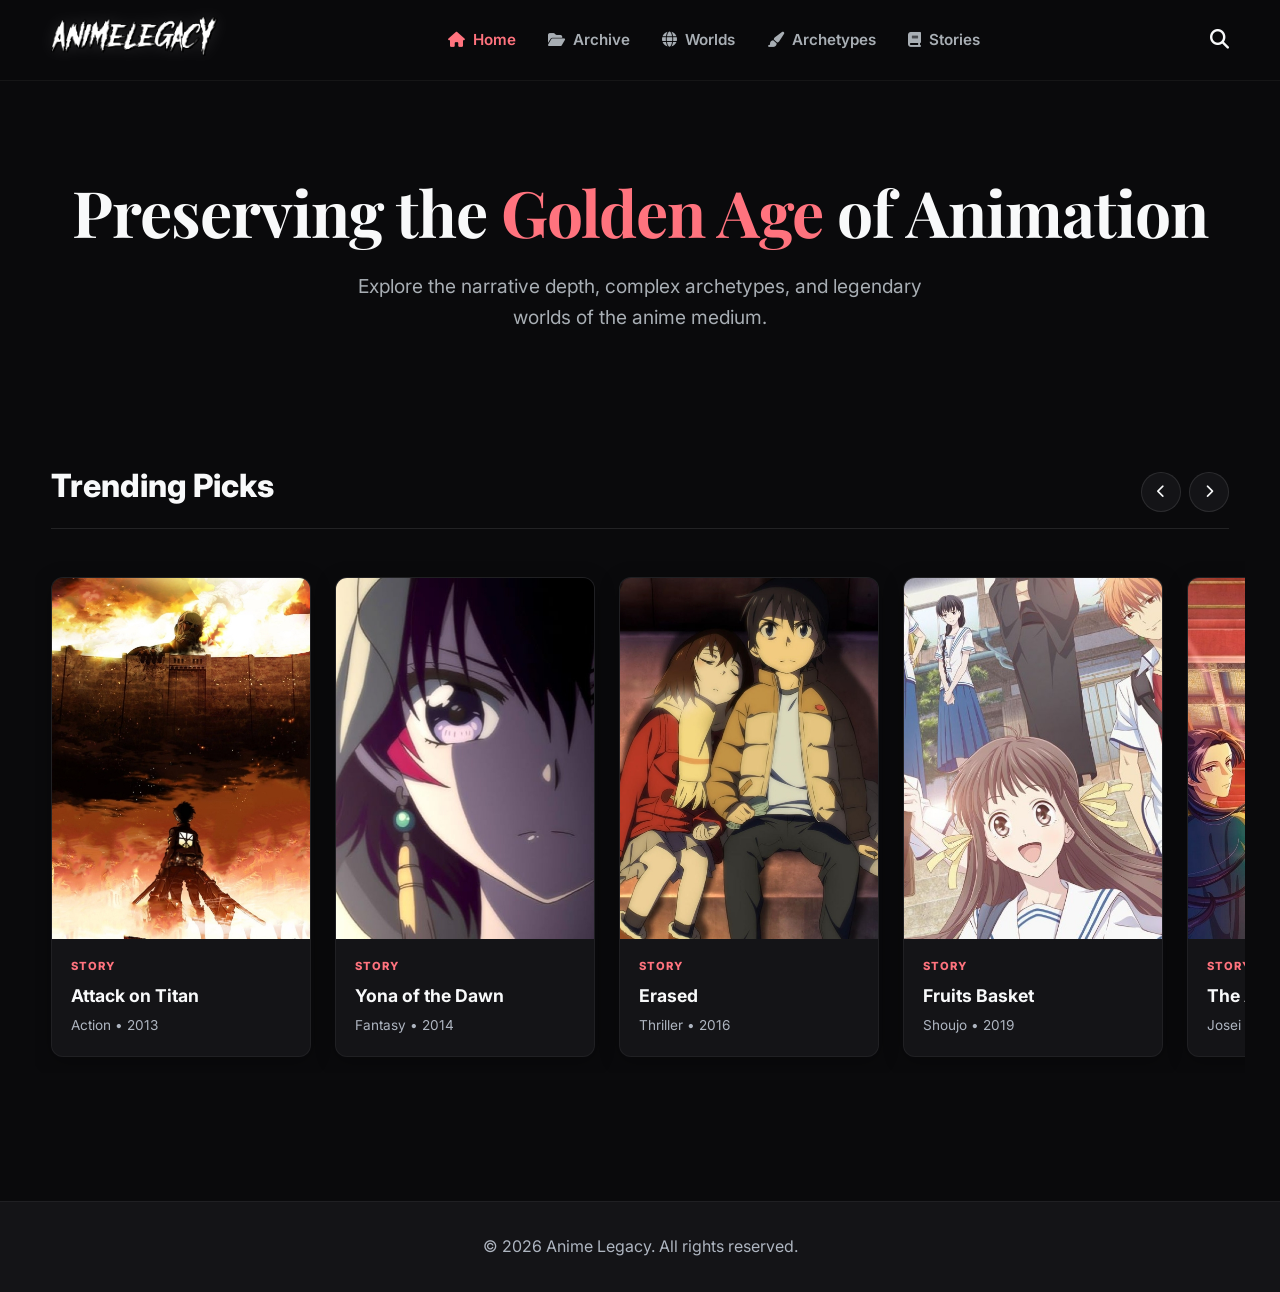
<file: index.html>
<!doctype html>
<html lang="en">
  <head>
    <meta charset="UTF-8" />
    <meta name="viewport" content="width=device-width, initial-scale=1.0" />
    <meta
      name="description"
      content="Anime Legacy - Preserving the Golden Age of Animation"
    />
    <title>Anime Legacy | Home</title>

    <link rel="preconnect" href="https://fonts.googleapis.com" />
    <link rel="preconnect" href="https://fonts.gstatic.com" crossorigin />
    <link
      href="https://fonts.googleapis.com/css2?family=Inter:wght@300;400;600;800&family=Playfair+Display:wght@700&display=swap"
      rel="stylesheet"
    />

    <link
      rel="stylesheet"
      href="https://cdnjs.cloudflare.com/ajax/libs/font-awesome/6.4.0/css/all.min.css"
    />

    <link rel="stylesheet" href="assets/css/main.css" />
    <link rel="icon" type="image/png" href="assets/img/logo.png" />
  </head>
  <body class="theme-dark">
    <a class="skip-link" href="#main-content">Skip to content</a>
    <header class="navbar-global">
      <div class="container navbar-container">
        <a href="index.html" class="brand-logo">
          <img src="assets/img/logo.png" alt="Anime Legacy" />
        </a>

        <nav class="nav-links" aria-label="Main navigation">
          <ul>
            <li>
              <a href="index.html" class="active" aria-current="page"
                ><i class="fas fa-home"></i> Home</a
              >
            </li>
            <li>
              <a href="archive.html"
                ><i class="fas fa-folder-open"></i> Archive</a
              >
            </li>
            <li>
              <a href="narrative-worlds.html"
                ><i class="fas fa-globe"></i> Worlds</a
              >
            </li>
            <li>
              <a href="archetypes-styles.html"
                ><i class="fas fa-paint-brush"></i> Archetypes</a
              >
            </li>
            <li>
              <a href="stories.html"
                ><i class="fas fa-book"></i> Stories</a
              >
            </li>
          </ul>
        </nav>

        <button
          class="search-trigger"
          aria-label="Open Search"
          id="btn-open-search"
          aria-controls="search-modal"
          aria-expanded="false"
        >
          <i class="fas fa-search"></i>
        </button>
      </div>
    </header>

    <div
      class="search-modal"
      id="search-modal"
      aria-hidden="true"
      role="dialog"
      aria-modal="true"
      aria-label="Search the archive"
    >
      <div class="search-modal-backdrop" id="search-backdrop"></div>
      <div class="search-modal-content">
        <div class="search-input-wrapper">
          <i class="fas fa-search search-icon-inside"></i>
          <input
            type="text"
            id="global-search-input"
            aria-label="Search by title, genre or theme"
            placeholder="Search by title, character, or theme..."
            autocomplete="off"
          />
          <button
            class="close-search"
            id="btn-close-search"
            aria-label="Close Search"
          >
            <i class="fas fa-times"></i>
          </button>
        </div>
        <div class="search-results-container" id="search-results"></div>
        <p class="sr-only" id="search-status" role="status"></p>
      </div>
    </div>

    <main id="main-content" tabindex="-1" class="main-layout">
      <section class="hero-section">
        <div class="container">
          <h1 class="hero-title">
            Preserving the <span class="text-accent">Golden Age</span> of
            Animation
          </h1>
          <p class="hero-subtitle">
            Explore the narrative depth, complex archetypes, and legendary
            worlds of the anime medium.
          </p>
        </div>
      </section>

      <section class="content-section">
        <div class="container">
          <div class="section-header">
            <h2 class="section-title">Trending Picks</h2>
            <div class="carousel-controls">
              <button
                class="carousel-btn prev"
                aria-label="Scroll Left"
                data-target="carousel-trending"
              >
                <i class="fas fa-chevron-left"></i>
              </button>
              <button
                class="carousel-btn next"
                aria-label="Scroll Right"
                data-target="carousel-trending"
              >
                <i class="fas fa-chevron-right"></i>
              </button>
            </div>
          </div>

          <div class="carousel-viewport">
            <div
              class="carousel-track"
              id="carousel-trending"
              data-feed="recommended"
            ></div>
          </div>
        </div>
      </section>
    </main>

    <footer class="footer-global">
      <div class="container">
        <p>&copy; 2026 Anime Legacy. All rights reserved.</p>
      </div>
    </footer>

    <script type="module" src="assets/js/app.js"></script>
  </body>
</html>
</file>
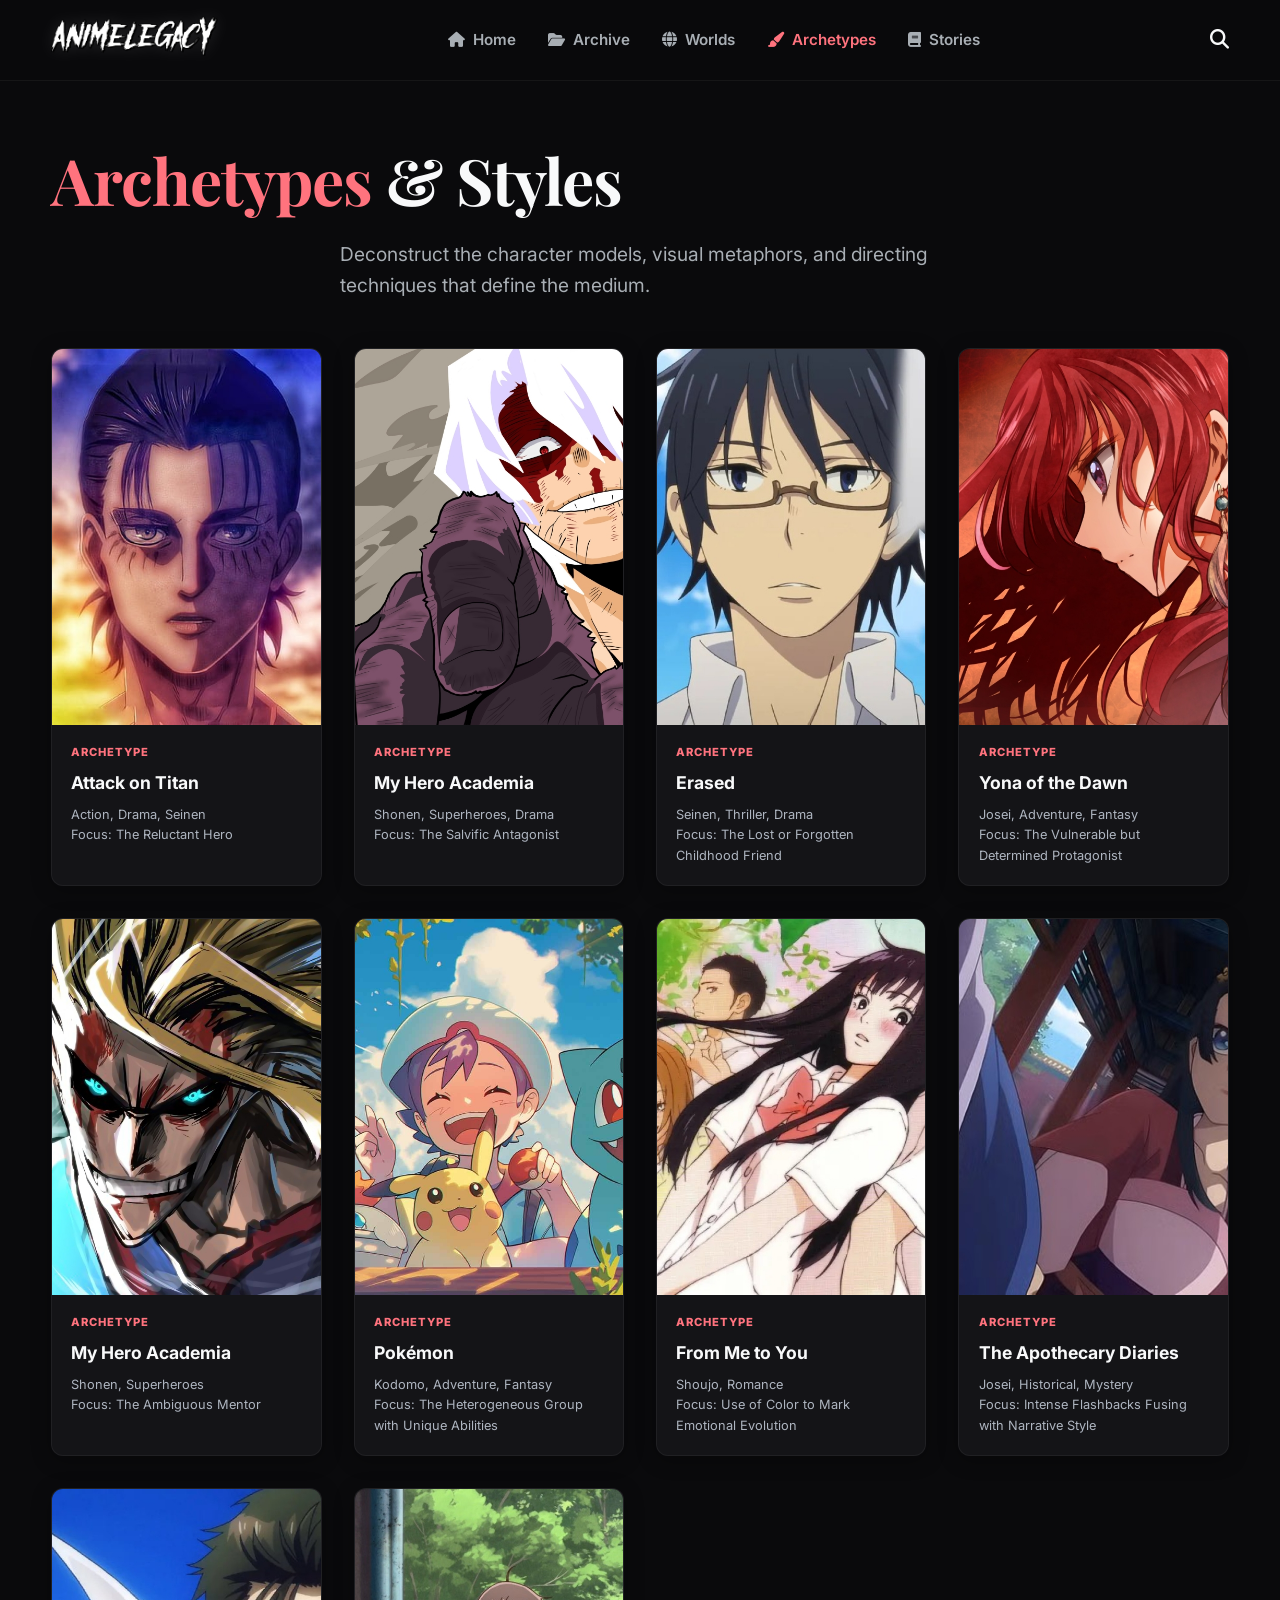
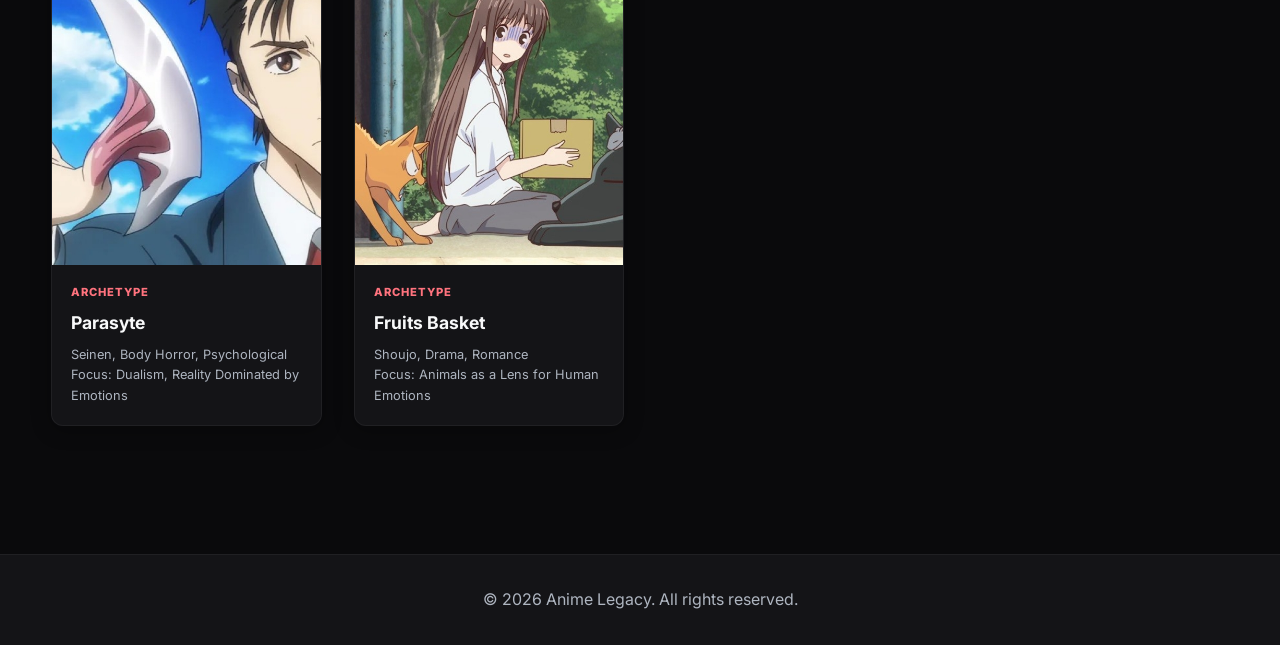
<file: archetypes-styles.html>
<!doctype html>
<html lang="en">
  <head>
    <meta charset="UTF-8" />
    <meta name="viewport" content="width=device-width, initial-scale=1.0" />
    <meta
      name="description"
      content="Analyze the recurring character archetypes and directing styles in anime history."
    />
    <title>Archetypes & Styles | Anime Legacy</title>

    <link rel="preconnect" href="https://fonts.googleapis.com" />
    <link rel="preconnect" href="https://fonts.gstatic.com" crossorigin />
    <link
      href="https://fonts.googleapis.com/css2?family=Inter:wght@300;400;600;800&family=Playfair+Display:wght@700&display=swap"
      rel="stylesheet"
    />
    <link
      rel="stylesheet"
      href="https://cdnjs.cloudflare.com/ajax/libs/font-awesome/6.4.0/css/all.min.css"
    />

    <link rel="stylesheet" href="assets/css/main.css" />
    <link rel="icon" type="image/png" href="assets/img/logo.png" />
  </head>
  <body class="theme-dark">
    <a class="skip-link" href="#main-content">Skip to content</a>
    <header class="navbar-global">
      <div class="container navbar-container">
        <a href="index.html" class="brand-logo">
          <img src="assets/img/logo.png" alt="Anime Legacy" />
        </a>

        <nav class="nav-links" aria-label="Main navigation">
          <ul>
            <li>
              <a href="index.html"
                ><i class="fas fa-home"></i> Home</a
              >
            </li>
            <li>
              <a href="archive.html"
                ><i class="fas fa-folder-open"></i> Archive</a
              >
            </li>
            <li>
              <a href="narrative-worlds.html"
                ><i class="fas fa-globe"></i> Worlds</a
              >
            </li>
            <li>
              <a href="archetypes-styles.html" class="active" aria-current="page"
                ><i class="fas fa-paint-brush"></i> Archetypes</a
              >
            </li>
            <li>
              <a href="stories.html"
                ><i class="fas fa-book"></i> Stories</a
              >
            </li>
          </ul>
        </nav>

        <button
          class="search-trigger"
          aria-label="Open Search"
          id="btn-open-search"
          aria-controls="search-modal"
          aria-expanded="false"
        >
          <i class="fas fa-search"></i>
        </button>
      </div>
    </header>

    <div
      class="search-modal"
      id="search-modal"
      aria-hidden="true"
      role="dialog"
      aria-modal="true"
      aria-label="Search the archive"
    >
      <div class="search-modal-backdrop" id="search-backdrop"></div>
      <div class="search-modal-content">
        <div class="search-input-wrapper">
          <i class="fas fa-search search-icon-inside"></i>
          <input
            type="text"
            id="global-search-input"
            aria-label="Search by title, genre or theme"
            placeholder="Search by title, character, or theme..."
            autocomplete="off"
          />
          <button
            class="close-search"
            id="btn-close-search"
            aria-label="Close Search"
          >
            <i class="fas fa-times"></i>
          </button>
        </div>
        <div class="search-results-container" id="search-results"></div>
        <p class="sr-only" id="search-status" role="status"></p>
      </div>
    </div>

    <main id="main-content" tabindex="-1" class="main-layout category-layout" data-category="archetype">
      <div class="container">
        <section
          class="category-header text-center"
          style="padding: 4rem 0 3rem"
        >
          <h1 class="hero-title">
            <span class="text-accent">Archetypes</span> & Styles
          </h1>
          <p class="hero-subtitle">
            Deconstruct the character models, visual metaphors, and directing
            techniques that define the medium.
          </p>
        </section>

        <section
          class="category-grid"
          id="category-grid"
          style="
            display: grid;
            grid-template-columns: repeat(auto-fill, minmax(260px, 1fr));
            gap: 2rem;
            padding-bottom: 4rem;
          "
        ></section>
      </div>
    </main>

    <footer class="footer-global">
      <div class="container">
        <p>&copy; 2026 Anime Legacy. All rights reserved.</p>
      </div>
    </footer>

    <script type="module" src="assets/js/app.js"></script>
    <script type="module" src="assets/js/pages/category.js"></script>
  </body>
</html>
</file>
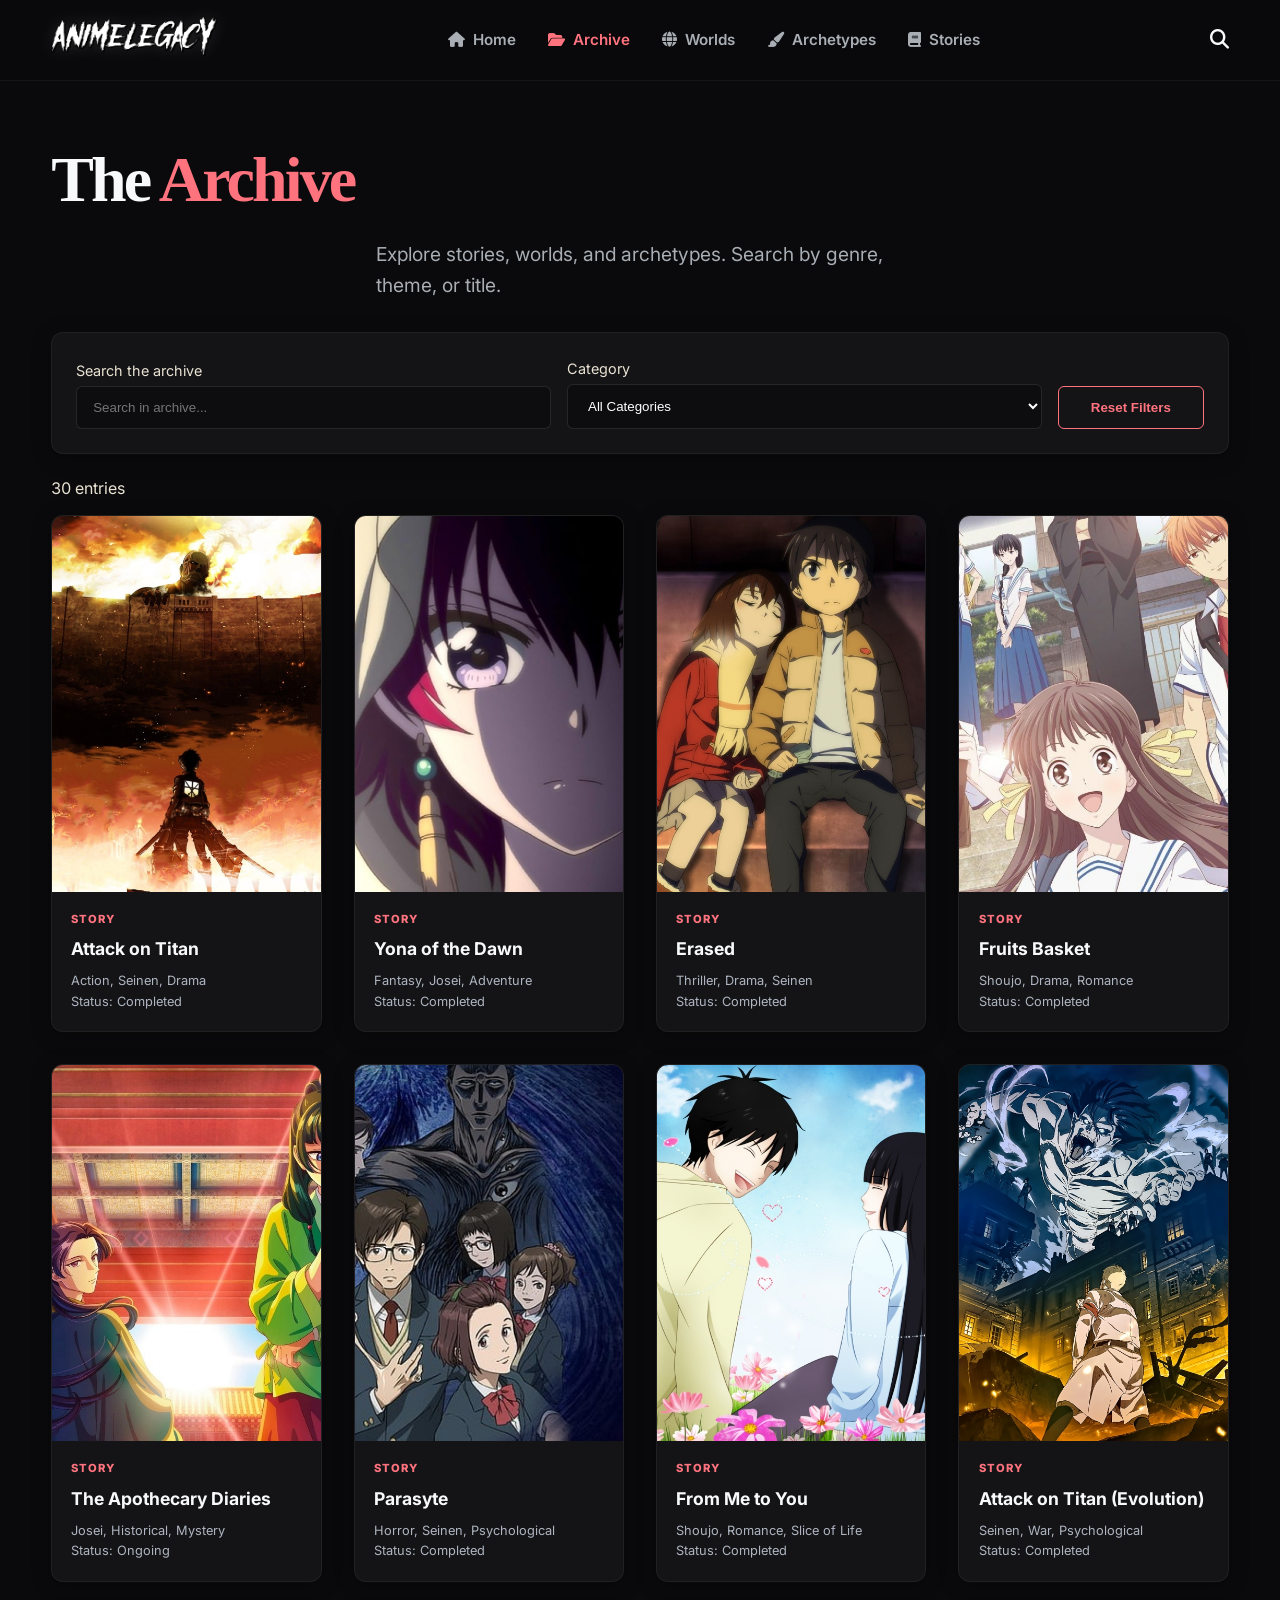
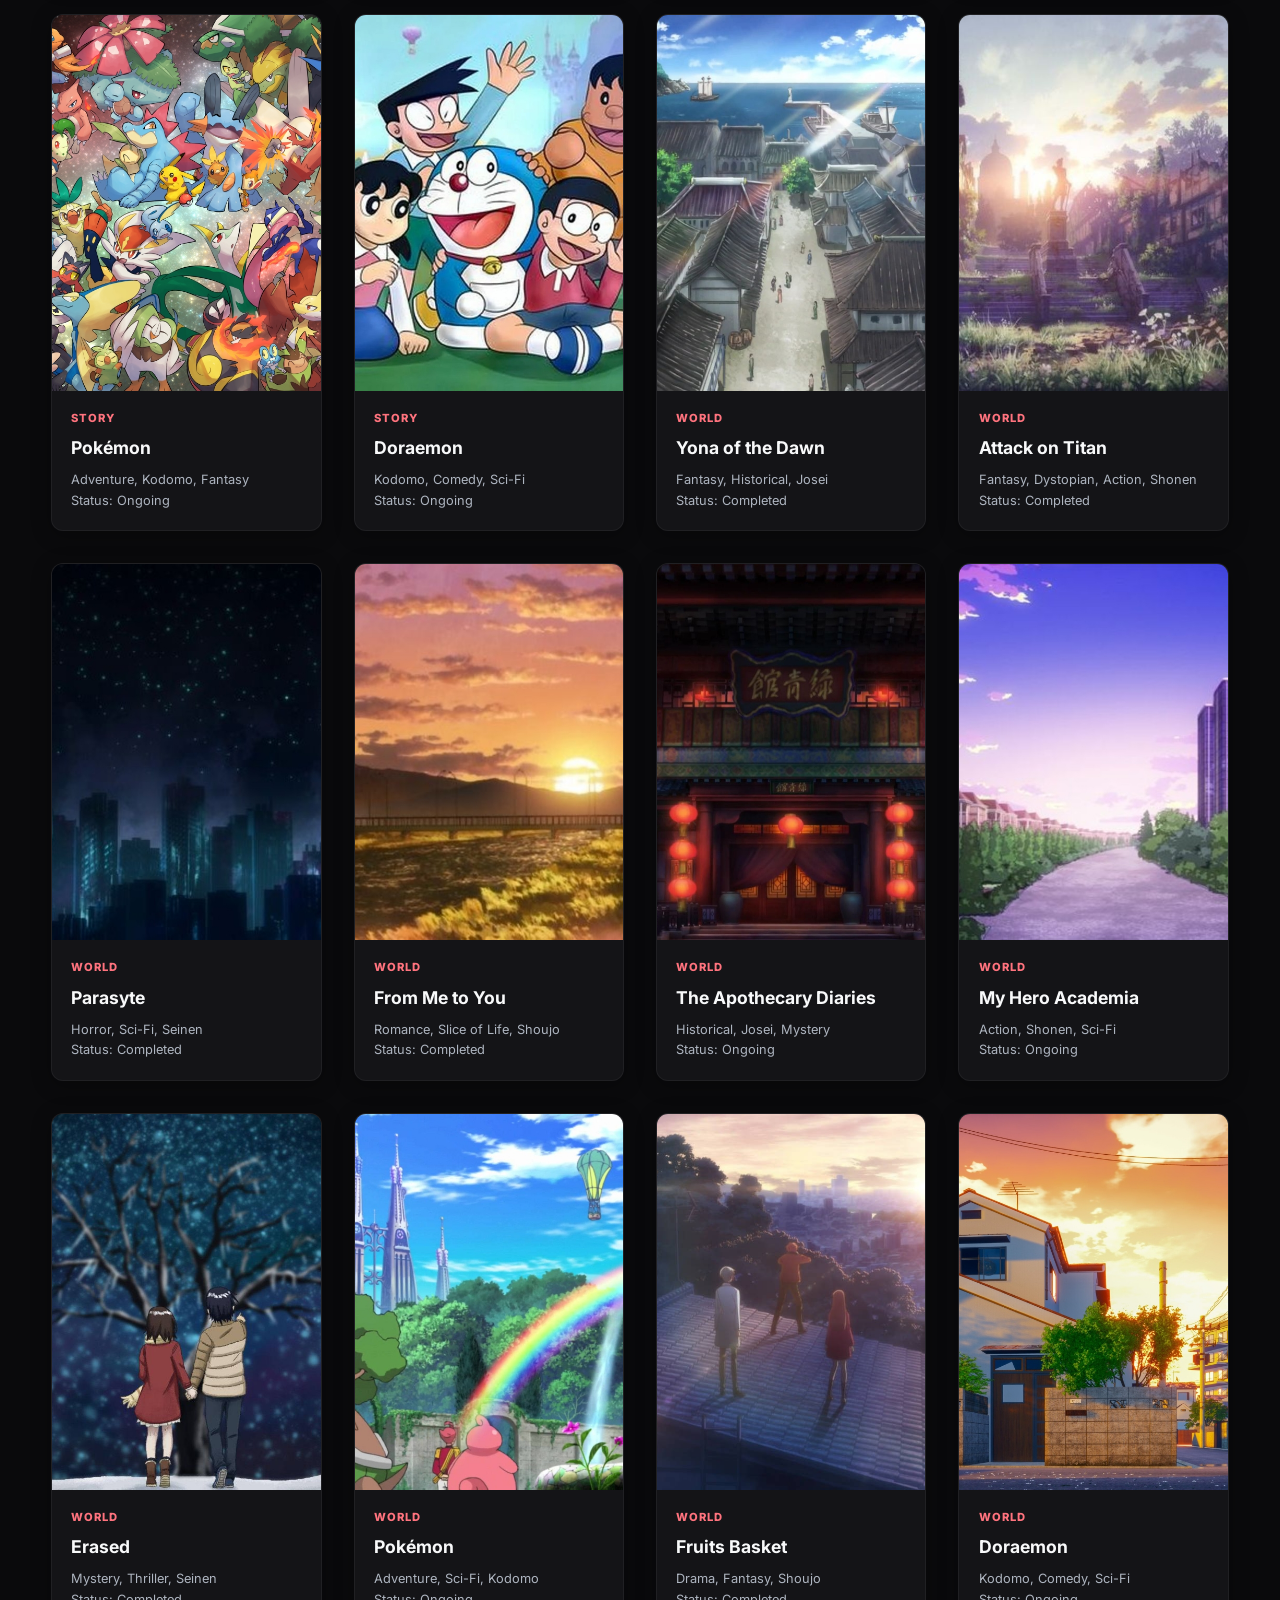
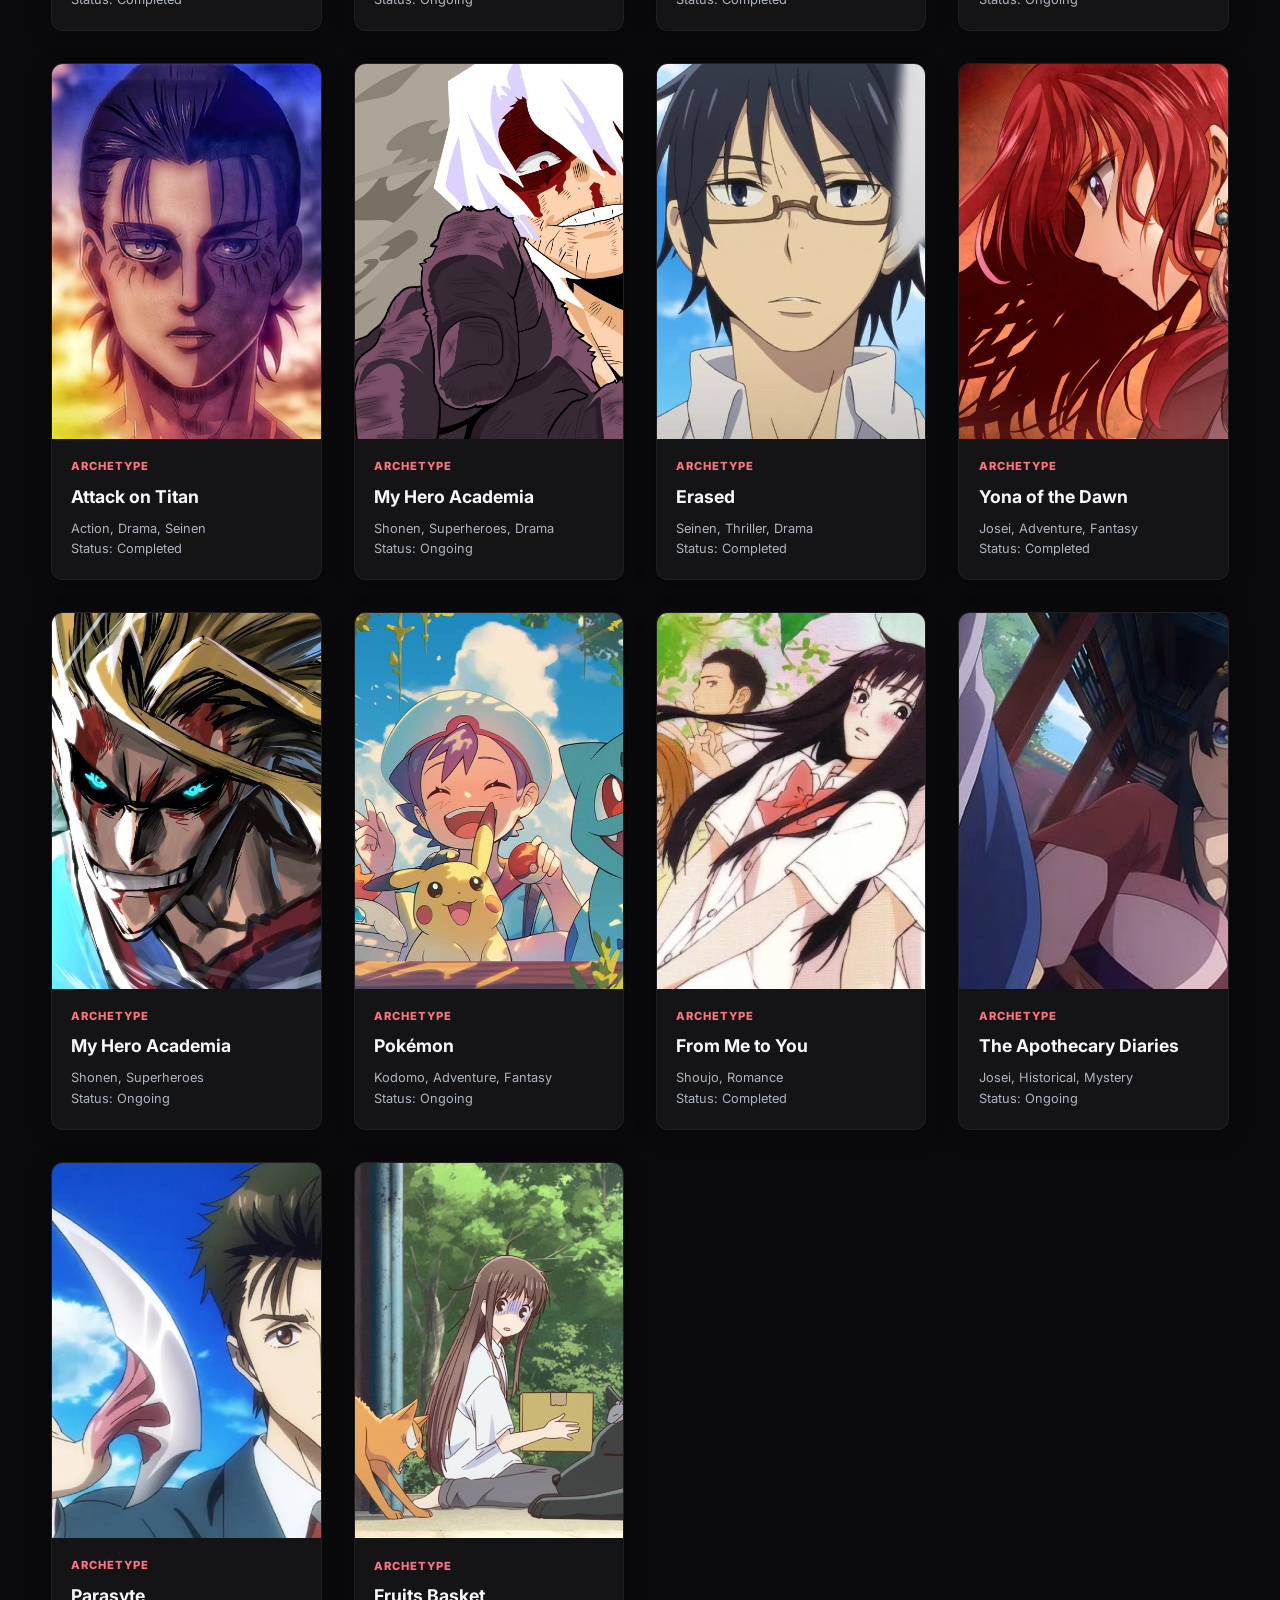
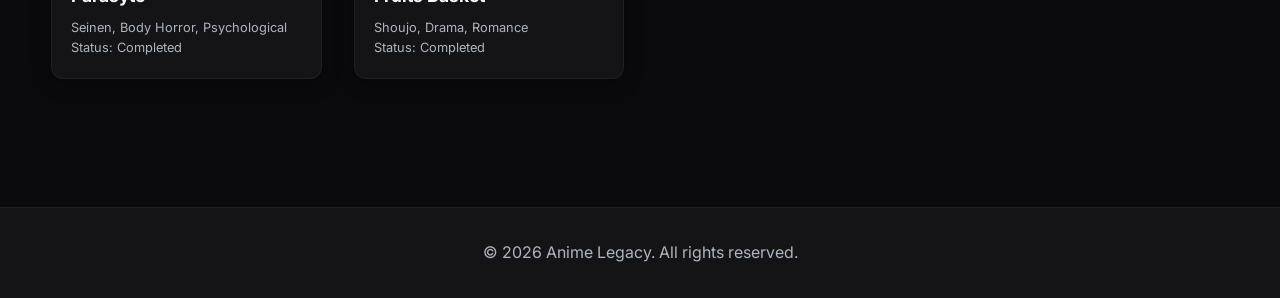
<file: archive.html>
<!doctype html>
<html lang="en">
  <head>
    <meta charset="UTF-8" />
    <meta name="viewport" content="width=device-width, initial-scale=1.0" />
    <meta
      name="description"
      content="Anime Legacy Archive - Browse the complete catalog of anime stories, worlds, and archetypes."
    />
    <title>Archive | Anime Legacy</title>

    <link rel="preconnect" href="https://fonts.googleapis.com" />
    <link rel="preconnect" href="https://fonts.gstatic.com" crossorigin />
    <link
      href="https://fonts.googleapis.com/css2?family=Inter:wght@300;400;600;800&family=Playfair+Display:wght@700&display=swap"
      rel="stylesheet"
    />
    <link
      rel="stylesheet"
      href="https://cdnjs.cloudflare.com/ajax/libs/font-awesome/6.4.0/css/all.min.css"
    />

    <link rel="stylesheet" href="assets/css/main.css" />
    <link rel="icon" type="image/png" href="assets/img/logo.png" />
  </head>
  <body class="theme-dark">
    <a class="skip-link" href="#main-content">Skip to content</a>
    <header class="navbar-global">
      <div class="container navbar-container">
        <a href="index.html" class="brand-logo">
          <img src="assets/img/logo.png" alt="Anime Legacy" />
        </a>

        <nav class="nav-links" aria-label="Main navigation">
          <ul>
            <li>
              <a href="index.html"
                ><i class="fas fa-home"></i> Home</a
              >
            </li>
            <li>
              <a href="archive.html" class="active" aria-current="page"
                ><i class="fas fa-folder-open"></i> Archive</a
              >
            </li>
            <li>
              <a href="narrative-worlds.html"
                ><i class="fas fa-globe"></i> Worlds</a
              >
            </li>
            <li>
              <a href="archetypes-styles.html"
                ><i class="fas fa-paint-brush"></i> Archetypes</a
              >
            </li>
            <li>
              <a href="stories.html"
                ><i class="fas fa-book"></i> Stories</a
              >
            </li>
          </ul>
        </nav>

        <button
          class="search-trigger"
          aria-label="Open Search"
          id="btn-open-search"
          aria-controls="search-modal"
          aria-expanded="false"
        >
          <i class="fas fa-search"></i>
        </button>
      </div>
    </header>

    <div
      class="search-modal"
      id="search-modal"
      aria-hidden="true"
      role="dialog"
      aria-modal="true"
      aria-label="Search the archive"
    >
      <div class="search-modal-backdrop" id="search-backdrop"></div>
      <div class="search-modal-content">
        <div class="search-input-wrapper">
          <i class="fas fa-search search-icon-inside"></i>
          <input
            type="text"
            id="global-search-input"
            aria-label="Search by title, genre or theme"
            placeholder="Search by title, character, or theme..."
            autocomplete="off"
          />
          <button
            class="close-search"
            id="btn-close-search"
            aria-label="Close Search"
          >
            <i class="fas fa-times"></i>
          </button>
        </div>
        <div class="search-results-container" id="search-results"></div>
        <p class="sr-only" id="search-status" role="status"></p>
      </div>
    </div>

    <main id="main-content" tabindex="-1" class="main-layout archive-layout">
      <div class="container">
        <section
          class="archive-header text-center"
          style="padding: 4rem 0 2rem"
        >
          <h1 class="hero-title">
            The <span class="text-accent">Archive</span>
          </h1>
          <p class="hero-subtitle">
            Explore stories, worlds, and archetypes. Search by genre, theme, or title.
          </p>
        </section>

        <section class="archive-filters">
          <div
            class="filters-container"
            style="
              background: var(--color-bg-surface);
              padding: 1.5rem;
              border-radius: var(--radius-md);
              box-shadow: var(--shadow-soft);
              margin-bottom: 3rem;
              display: flex;
              flex-wrap: wrap;
              gap: 1rem;
              align-items: center;
              justify-content: center;
              border: 1px solid rgba(255, 255, 255, 0.05);
            "
          >
            <div class="filter-group" style="flex: 1; min-width: 250px">
              <label for="archive-search">Search the archive</label>
              <input
                type="search"
                id="archive-search"
                placeholder="Search in archive..."
                style="
                  width: 100%;
                  padding: 0.8rem 1rem;
                  border-radius: var(--radius-sm);
                  border: 1px solid rgba(255, 255, 255, 0.1);
                  background: rgba(0, 0, 0, 0.3);
                  color: white;
                "
              />
            </div>

            <div class="filter-group" style="flex: 1; min-width: 200px">
              <label for="filter-type">Category</label>
              <select
                id="filter-type"
                style="
                  width: 100%;
                  padding: 0.8rem 1rem;
                  border-radius: var(--radius-sm);
                  border: 1px solid rgba(255, 255, 255, 0.1);
                  background: rgba(0, 0, 0, 0.3);
                  color: white;
                  cursor: pointer;
                "
              >
                <option value="all">All Categories</option>
                <option value="story">Stories</option>
                <option value="world">Narrative Worlds</option>
                <option value="archetype">Archetypes & Styles</option>
              </select>
            </div>

            <button
              id="btn-reset-filters"
              style="
                padding: 0.8rem 2rem;
                background: transparent;
                border: 1px solid var(--color-accent-primary);
                color: var(--color-accent-primary);
                border-radius: var(--radius-sm);
                font-weight: 600;
                cursor: pointer;
                transition: all 0.3s;
              "
            >
              Reset Filters
            </button>
          </div>
        </section>

        <p class="archive-count" id="archive-count" role="status"></p>
        <section
          class="archive-grid"
          id="archive-grid"
          style="
            display: grid;
            grid-template-columns: repeat(auto-fill, minmax(260px, 1fr));
            gap: 2rem;
            padding-bottom: 4rem;
          "
        ></section>
      </div>
    </main>

    <footer class="footer-global">
      <div class="container">
        <p>&copy; 2026 Anime Legacy. All rights reserved.</p>
      </div>
    </footer>

    <script type="module" src="assets/js/app.js"></script>
    <script type="module" src="assets/js/pages/archive.js"></script>
  </body>
</html>
</file>
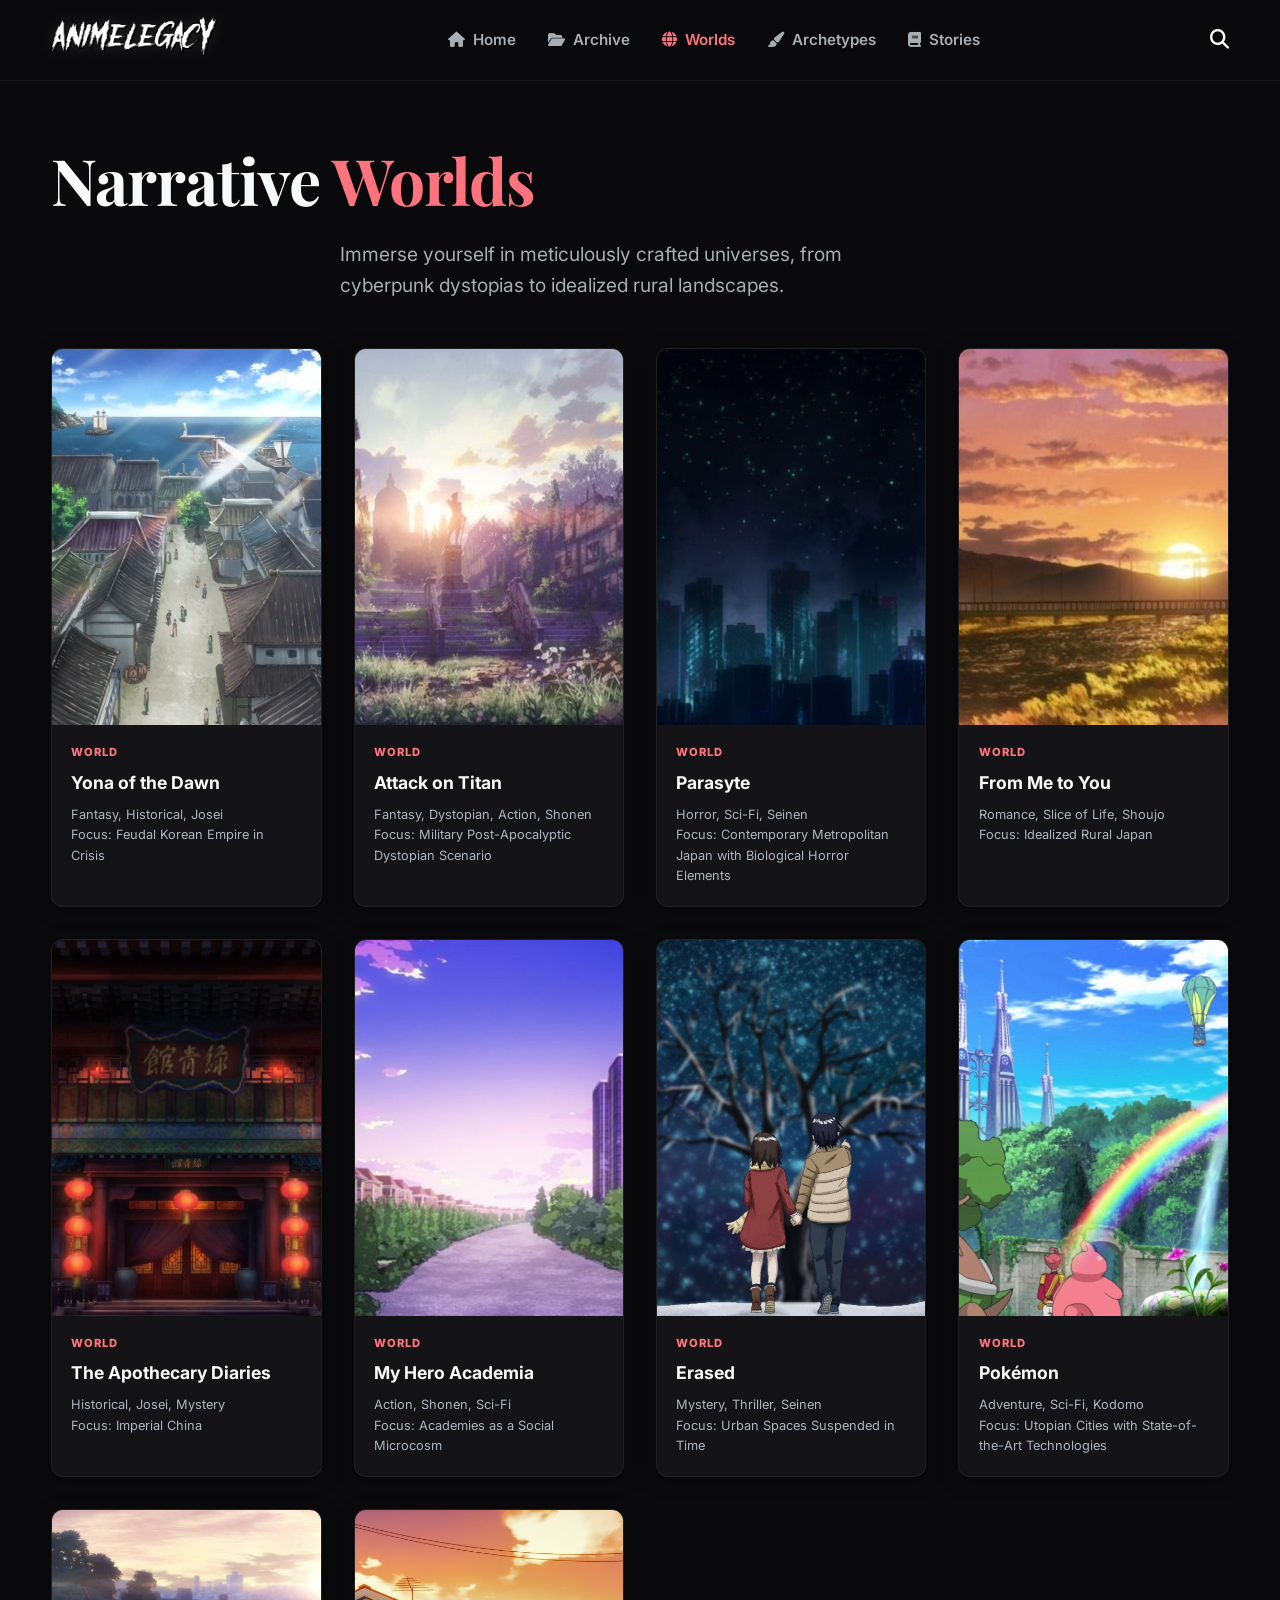
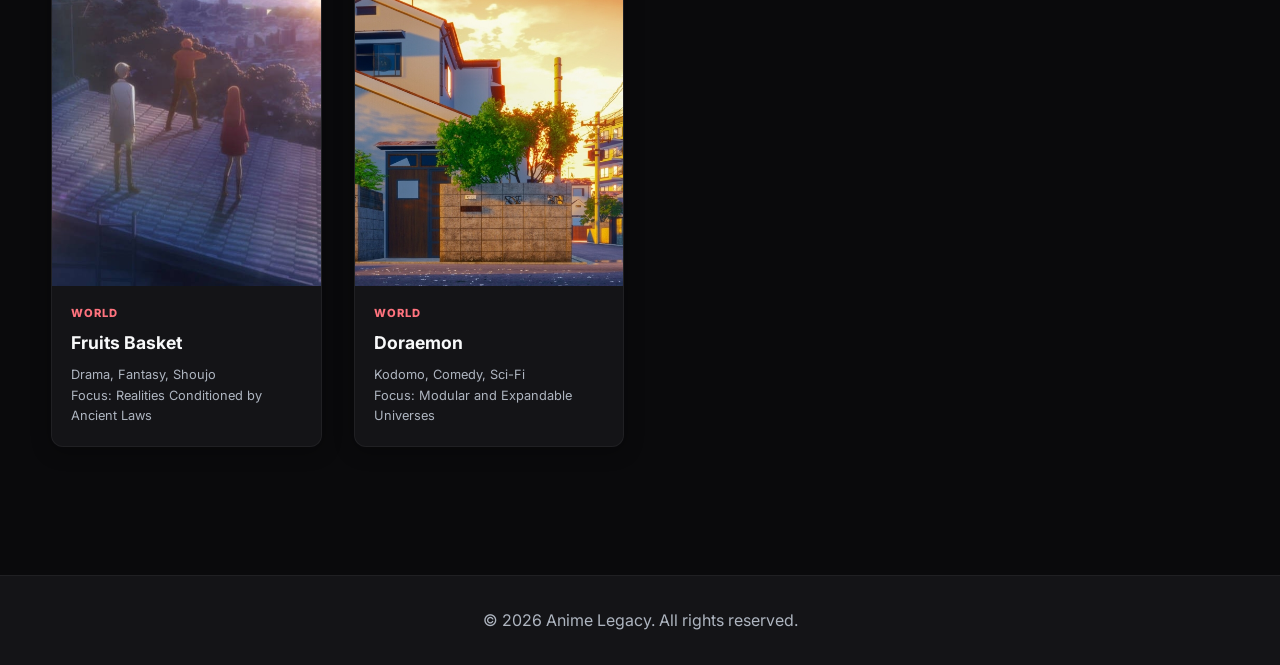
<file: narrative-worlds.html>
<!doctype html>
<html lang="en">
  <head>
    <meta charset="UTF-8" />
    <meta name="viewport" content="width=device-width, initial-scale=1.0" />
    <meta
      name="description"
      content="Discover breathtaking narrative worlds and world-building in anime."
    />
    <title>Narrative Worlds | Anime Legacy</title>

    <link rel="preconnect" href="https://fonts.googleapis.com" />
    <link rel="preconnect" href="https://fonts.gstatic.com" crossorigin />
    <link
      href="https://fonts.googleapis.com/css2?family=Inter:wght@300;400;600;800&family=Playfair+Display:wght@700&display=swap"
      rel="stylesheet"
    />
    <link
      rel="stylesheet"
      href="https://cdnjs.cloudflare.com/ajax/libs/font-awesome/6.4.0/css/all.min.css"
    />

    <link rel="stylesheet" href="assets/css/main.css" />
    <link rel="icon" type="image/png" href="assets/img/logo.png" />
  </head>
  <body class="theme-dark">
    <a class="skip-link" href="#main-content">Skip to content</a>
    <header class="navbar-global">
      <div class="container navbar-container">
        <a href="index.html" class="brand-logo">
          <img src="assets/img/logo.png" alt="Anime Legacy" />
        </a>

        <nav class="nav-links" aria-label="Main navigation">
          <ul>
            <li>
              <a href="index.html"
                ><i class="fas fa-home"></i> Home</a
              >
            </li>
            <li>
              <a href="archive.html"
                ><i class="fas fa-folder-open"></i> Archive</a
              >
            </li>
            <li>
              <a href="narrative-worlds.html" class="active" aria-current="page"
                ><i class="fas fa-globe"></i> Worlds</a
              >
            </li>
            <li>
              <a href="archetypes-styles.html"
                ><i class="fas fa-paint-brush"></i> Archetypes</a
              >
            </li>
            <li>
              <a href="stories.html"
                ><i class="fas fa-book"></i> Stories</a
              >
            </li>
          </ul>
        </nav>

        <button
          class="search-trigger"
          aria-label="Open Search"
          id="btn-open-search"
          aria-controls="search-modal"
          aria-expanded="false"
        >
          <i class="fas fa-search"></i>
        </button>
      </div>
    </header>

    <div
      class="search-modal"
      id="search-modal"
      aria-hidden="true"
      role="dialog"
      aria-modal="true"
      aria-label="Search the archive"
    >
      <div class="search-modal-backdrop" id="search-backdrop"></div>
      <div class="search-modal-content">
        <div class="search-input-wrapper">
          <i class="fas fa-search search-icon-inside"></i>
          <input
            type="text"
            id="global-search-input"
            aria-label="Search by title, genre or theme"
            placeholder="Search by title, character, or theme..."
            autocomplete="off"
          />
          <button
            class="close-search"
            id="btn-close-search"
            aria-label="Close Search"
          >
            <i class="fas fa-times"></i>
          </button>
        </div>
        <div class="search-results-container" id="search-results"></div>
        <p class="sr-only" id="search-status" role="status"></p>
      </div>
    </div>

    <main id="main-content" tabindex="-1" class="main-layout category-layout" data-category="world">
      <div class="container">
        <section
          class="category-header text-center"
          style="padding: 4rem 0 3rem"
        >
          <h1 class="hero-title">
            Narrative <span class="text-accent">Worlds</span>
          </h1>
          <p class="hero-subtitle">
            Immerse yourself in meticulously crafted universes, from cyberpunk
            dystopias to idealized rural landscapes.
          </p>
        </section>

        <section
          class="category-grid"
          id="category-grid"
          style="
            display: grid;
            grid-template-columns: repeat(auto-fill, minmax(260px, 1fr));
            gap: 2rem;
            padding-bottom: 4rem;
          "
        ></section>
      </div>
    </main>

    <footer class="footer-global">
      <div class="container">
        <p>&copy; 2026 Anime Legacy. All rights reserved.</p>
      </div>
    </footer>

    <script type="module" src="assets/js/app.js"></script>
    <script type="module" src="assets/js/pages/category.js"></script>
  </body>
</html>
</file>
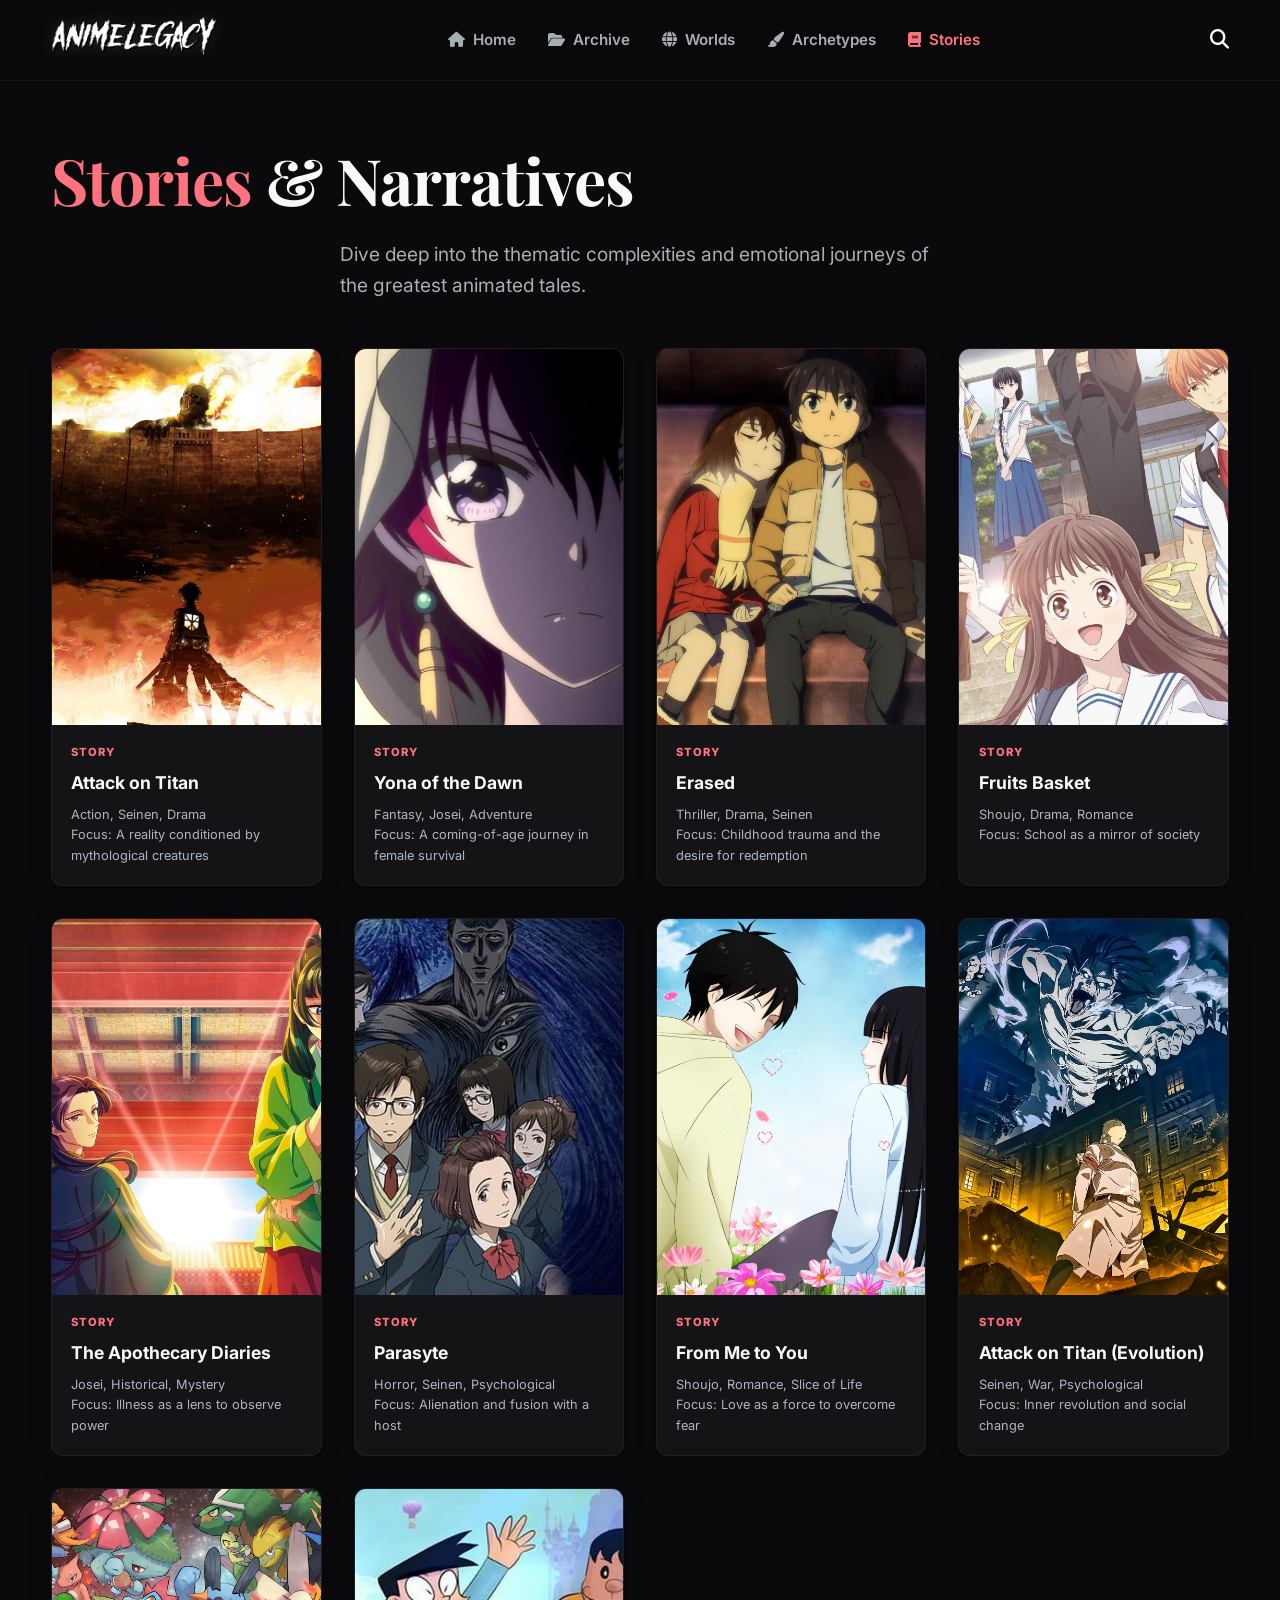
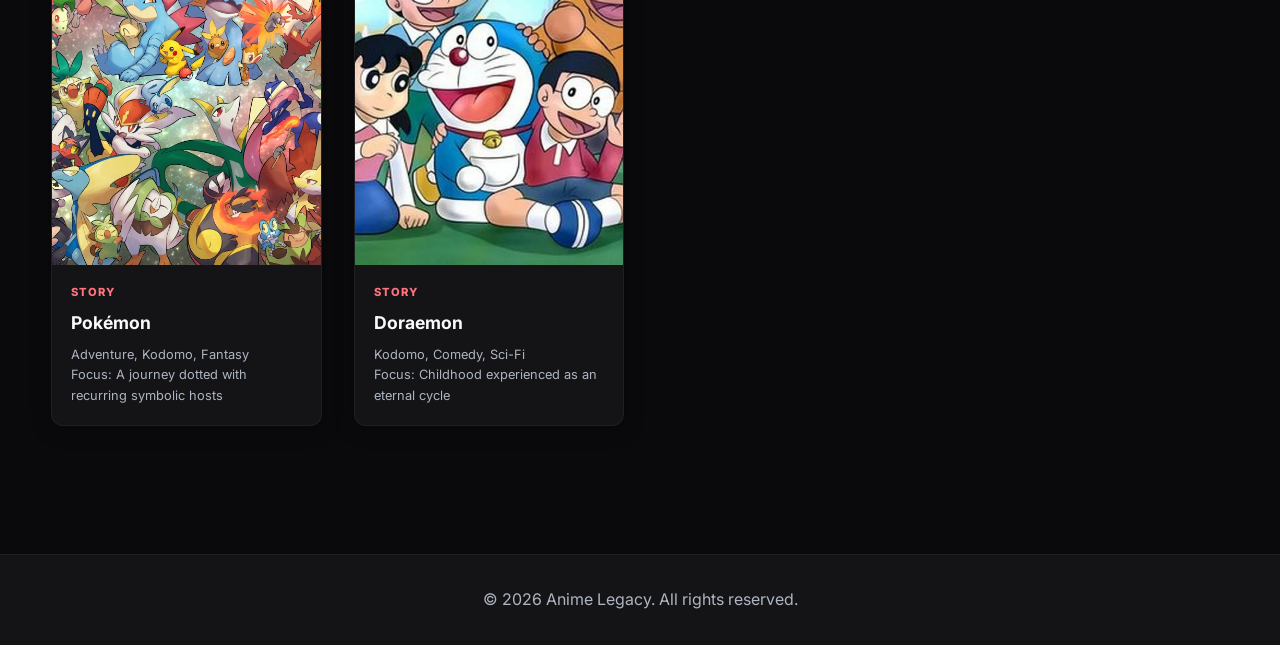
<file: stories.html>
<!doctype html>
<html lang="en">
  <head>
    <meta charset="UTF-8" />
    <meta name="viewport" content="width=device-width, initial-scale=1.0" />
    <meta
      name="description"
      content="Explore profound anime stories and narratives on Anime Legacy."
    />
    <title>Stories | Anime Legacy</title>

    <link rel="preconnect" href="https://fonts.googleapis.com" />
    <link rel="preconnect" href="https://fonts.gstatic.com" crossorigin />
    <link
      href="https://fonts.googleapis.com/css2?family=Inter:wght@300;400;600;800&family=Playfair+Display:wght@700&display=swap"
      rel="stylesheet"
    />
    <link
      rel="stylesheet"
      href="https://cdnjs.cloudflare.com/ajax/libs/font-awesome/6.4.0/css/all.min.css"
    />

    <link rel="stylesheet" href="assets/css/main.css" />
    <link rel="icon" type="image/png" href="assets/img/logo.png" />
  </head>
  <body class="theme-dark">
    <a class="skip-link" href="#main-content">Skip to content</a>
    <header class="navbar-global">
      <div class="container navbar-container">
        <a href="index.html" class="brand-logo">
          <img src="assets/img/logo.png" alt="Anime Legacy" />
        </a>

        <nav class="nav-links" aria-label="Main navigation">
          <ul>
            <li>
              <a href="index.html"
                ><i class="fas fa-home"></i> Home</a
              >
            </li>
            <li>
              <a href="archive.html"
                ><i class="fas fa-folder-open"></i> Archive</a
              >
            </li>
            <li>
              <a href="narrative-worlds.html"
                ><i class="fas fa-globe"></i> Worlds</a
              >
            </li>
            <li>
              <a href="archetypes-styles.html"
                ><i class="fas fa-paint-brush"></i> Archetypes</a
              >
            </li>
            <li>
              <a href="stories.html" class="active" aria-current="page"
                ><i class="fas fa-book"></i> Stories</a
              >
            </li>
          </ul>
        </nav>

        <button
          class="search-trigger"
          aria-label="Open Search"
          id="btn-open-search"
          aria-controls="search-modal"
          aria-expanded="false"
        >
          <i class="fas fa-search"></i>
        </button>
      </div>
    </header>

    <div
      class="search-modal"
      id="search-modal"
      aria-hidden="true"
      role="dialog"
      aria-modal="true"
      aria-label="Search the archive"
    >
      <div class="search-modal-backdrop" id="search-backdrop"></div>
      <div class="search-modal-content">
        <div class="search-input-wrapper">
          <i class="fas fa-search search-icon-inside"></i>
          <input
            type="text"
            id="global-search-input"
            aria-label="Search by title, genre or theme"
            placeholder="Search by title, character, or theme..."
            autocomplete="off"
          />
          <button
            class="close-search"
            id="btn-close-search"
            aria-label="Close Search"
          >
            <i class="fas fa-times"></i>
          </button>
        </div>
        <div class="search-results-container" id="search-results"></div>
        <p class="sr-only" id="search-status" role="status"></p>
      </div>
    </div>

    <main id="main-content" tabindex="-1" class="main-layout category-layout" data-category="story">
      <div class="container">
        <section
          class="category-header text-center"
          style="padding: 4rem 0 3rem"
        >
          <h1 class="hero-title">
            <span class="text-accent">Stories</span> & Narratives
          </h1>
          <p class="hero-subtitle">
            Dive deep into the thematic complexities and emotional journeys of
            the greatest animated tales.
          </p>
        </section>

        <section
          class="category-grid"
          id="category-grid"
          style="
            display: grid;
            grid-template-columns: repeat(auto-fill, minmax(260px, 1fr));
            gap: 2rem;
            padding-bottom: 4rem;
          "
        ></section>
      </div>
    </main>

    <footer class="footer-global">
      <div class="container">
        <p>&copy; 2026 Anime Legacy. All rights reserved.</p>
      </div>
    </footer>

    <script type="module" src="assets/js/app.js"></script>
    <script type="module" src="assets/js/pages/category.js"></script>
  </body>
</html>
</file>
<file: assets/css/main.css>
/* ==========================================================================
   CSS VARIABLES & THEMING
   ========================================================================== */
   :root {
    --color-bg-base: #0a0a0c;
    --color-bg-surface: #141417;
    --color-bg-surface-elevated: #1f1f24;
    
    --color-accent-primary: #ff737e;
    --color-accent-hover: #f0545f;
    --color-accent-glow: rgba(230, 57, 70, 0.4);
    
    --color-text-primary: #f8f9fa;
    --color-text-secondary: #a8aeb4;
    --color-text-muted: #aeb5c0;
    
    --font-primary: 'Inter', sans-serif;
    --font-secondary: 'Playfair Display', serif;
    
    --radius-sm: 6px;
    --radius-md: 12px;
    --radius-lg: 20px;
    
    --shadow-soft: 0 4px 20px rgba(0, 0, 0, 0.3);
    --shadow-glow: 0 0 20px var(--color-accent-glow);
    
    --transition-fast: 0.2s cubic-bezier(0.4, 0, 0.2, 1);
    --transition-smooth: 0.4s cubic-bezier(0.16, 1, 0.3, 1);
}

/* ==========================================================================
   RESET & BASE STYLES
   ========================================================================== */
*, *::before, *::after {
    box-sizing: border-box;
    margin: 0;
    padding: 0;
}

body {
    background-color: var(--color-bg-base);
    color: var(--color-text-primary);
    font-family: var(--font-primary);
    line-height: 1.6;
    overflow-x: hidden;
    -webkit-font-smoothing: antialiased;
}

a {
    color: inherit;
    text-decoration: none;
    transition: color var(--transition-fast);
}

ul {
    list-style: none;
}

.container {
    width: 92%;
    max-width: 1280px;
    margin: 0 auto;
}

.text-accent {
    color: var(--color-accent-primary);
}

/* ==========================================================================
   NAVIGATION BAR
   ========================================================================== */
.navbar-global {
    position: sticky;
    top: 0;
    z-index: 1000;
    background: rgba(10, 10, 12, 0.85);
    backdrop-filter: blur(12px);
    border-bottom: 1px solid rgba(255, 255, 255, 0.05);
    padding: 1rem 0;
}

.navbar-container {
    display: flex;
    justify-content: space-between;
    align-items: center;
}

.brand-logo img {
    height: 40px;
    filter: drop-shadow(0 0 8px rgba(255, 255, 255, 0.1));
    transition: transform var(--transition-fast);
}

.brand-logo:hover img {
    transform: scale(1.05);
}

.nav-links ul {
    display: flex;
    gap: 2rem;
}

.nav-links a {
    font-weight: 600;
    font-size: 0.95rem;
    color: var(--color-text-secondary);
    display: flex;
    align-items: center;
    gap: 0.5rem;
}

.nav-links a:hover, .nav-links a.active {
    color: var(--color-accent-primary);
}

.search-trigger {
    background: transparent;
    border: none;
    color: var(--color-text-primary);
    font-size: 1.2rem;
    cursor: pointer;
    transition: color var(--transition-fast), transform var(--transition-fast);
}

.search-trigger:hover {
    color: var(--color-accent-primary);
    transform: scale(1.1);
}

/* ==========================================================================
   HERO SECTION
   ========================================================================== */
.hero-section {
    padding: 6rem 0 4rem;
    text-align: center;
}

.hero-title {
    font-family: var(--font-secondary);
    font-size: 4rem;
    line-height: 1.1;
    margin-bottom: 1.5rem;
    letter-spacing: -1px;
}

.hero-subtitle {
    font-size: 1.2rem;
    color: var(--color-text-secondary);
    max-width: 600px;
    margin: 0 auto;
}

/* ==========================================================================
   CAROUSEL COMPONENTS
   ========================================================================== */
.content-section {
    padding: 4rem 0;
}

.section-header {
    display: flex;
    justify-content: space-between;
    align-items: flex-end;
    margin-bottom: 2rem;
    border-bottom: 1px solid rgba(255, 255, 255, 0.1);
    padding-bottom: 1rem;
}

.section-title {
    font-size: 2rem;
    font-weight: 800;
}

.carousel-controls {
    display: flex;
    gap: 0.5rem;
}

.carousel-btn {
    background: var(--color-bg-surface);
    border: 1px solid rgba(255,255,255,0.1);
    color: var(--color-text-primary);
    width: 40px;
    height: 40px;
    border-radius: 50%;
    cursor: pointer;
    transition: all var(--transition-fast);
}

.carousel-btn:hover {
    background: var(--color-accent-primary);
    border-color: var(--color-accent-primary);
    transform: translateY(-2px);
    box-shadow: var(--shadow-glow);
}

.carousel-viewport {
    overflow: hidden;
    margin: 0 -1rem; /* Bleed edge for shadows */
    padding: 1rem;
}

.carousel-track {
    display: flex;
    gap: 1.5rem;
    transition: transform var(--transition-smooth);
}

/* Base Card Styles */
.media-card {
    flex: 0 0 260px;
    background: var(--color-bg-surface);
    border-radius: var(--radius-md);
    overflow: hidden;
    box-shadow: var(--shadow-soft);
    transition: transform var(--transition-smooth), box-shadow var(--transition-smooth);
    cursor: pointer;
    border: 1px solid rgba(255, 255, 255, 0.05);
}

.media-card:hover {
    transform: translateY(-8px);
    box-shadow: var(--shadow-glow);
    border-color: rgba(230, 57, 70, 0.3);
}

.card-image-wrapper {
    position: relative;
    width: 100%;
    padding-top: 140%; /* 1:1.4 Aspect ratio */
    overflow: hidden;
}

.card-image-wrapper img {
    position: absolute;
    top: 0;
    left: 0;
    width: 100%;
    height: 100%;
    object-fit: cover;
    transition: transform 0.6s cubic-bezier(0.16, 1, 0.3, 1);
}

.media-card:hover .card-image-wrapper img {
    transform: scale(1.08);
}

.card-content {
    padding: 1.2rem;
}

.card-type-badge {
    font-size: 0.7rem;
    text-transform: uppercase;
    letter-spacing: 1px;
    color: var(--color-accent-primary);
    font-weight: 800;
    margin-bottom: 0.4rem;
    display: block;
}

.card-title {
    font-size: 1.1rem;
    font-weight: 700;
    margin-bottom: 0.3rem;
    white-space: nowrap;
    overflow: hidden;
    text-overflow: ellipsis;
}

.card-meta {
    font-size: 0.85rem;
    color: var(--color-text-muted);
}

/* ==========================================================================
   GLOBAL SEARCH MODAL
   ========================================================================== */
.search-modal {
    position: fixed;
    inset: 0;
    z-index: 9999;
    display: flex;
    justify-content: center;
    align-items: flex-start;
    padding-top: 10vh;
    visibility: hidden;
    opacity: 0;
    transition: visibility 0s 0.3s, opacity 0.3s ease;
}

.search-modal.is-active {
    visibility: visible;
    opacity: 1;
    transition: opacity 0.3s ease;
}

.search-modal-backdrop {
    position: absolute;
    inset: 0;
    background: rgba(0, 0, 0, 0.8);
    backdrop-filter: blur(8px);
}

.search-modal-content {
    position: relative;
    width: 90%;
    max-width: 700px;
    background: var(--color-bg-surface);
    border-radius: var(--radius-md);
    box-shadow: 0 20px 40px rgba(0,0,0,0.5);
    overflow: hidden;
    border: 1px solid rgba(255,255,255,0.1);
    transform: translateY(-20px);
    transition: transform var(--transition-smooth);
}

.search-modal.is-active .search-modal-content {
    transform: translateY(0);
}

.search-input-wrapper {
    position: relative;
    padding: 1rem;
    border-bottom: 1px solid rgba(255,255,255,0.05);
    display: flex;
    align-items: center;
}

.search-icon-inside {
    color: var(--color-text-muted);
    font-size: 1.2rem;
    margin: 0 1rem;
}

#global-search-input {
    flex: 1;
    background: transparent;
    border: none;
    color: var(--color-text-primary);
    font-size: 1.2rem;
    outline: none;
}

.close-search {
    background: transparent;
    border: none;
    color: var(--color-text-muted);
    font-size: 1.5rem;
    cursor: pointer;
    margin: 0 1rem;
    transition: color var(--transition-fast);
}

.close-search:hover {
    color: var(--color-accent-primary);
}

.search-results-container {
    max-height: 50vh;
    overflow-y: auto;
}

.search-results-container::-webkit-scrollbar {
    width: 6px;
}
.search-results-container::-webkit-scrollbar-track {
    background: transparent;
}
.search-results-container::-webkit-scrollbar-thumb {
    background: rgba(255,255,255,0.2);
    border-radius: 10px;
}

.search-result-item {
    display: flex;
    align-items: center;
    padding: 1rem 1.5rem;
    gap: 1rem;
    border-bottom: 1px solid rgba(255,255,255,0.03);
    cursor: pointer;
    transition: background var(--transition-fast);
}

.search-result-item:hover {
    background: rgba(255,255,255,0.05);
}

.result-thumbnail {
    width: 50px;
    height: 70px;
    border-radius: 4px;
    object-fit: cover;
}

.result-info {
    display: flex;
    flex-direction: column;
}

.result-title {
    font-weight: 600;
    font-size: 1rem;
}

.result-type {
    font-size: 0.8rem;
    color: var(--color-accent-primary);
    text-transform: uppercase;
}

.search-empty-state {
    padding: 2rem;
    text-align: center;
    color: var(--color-text-muted);
}

/* ==========================================================================
   FOOTER
   ========================================================================== */
.footer-global {
    background: var(--color-bg-surface);
    padding: 2rem 0;
    text-align: center;
    color: var(--color-text-muted);
    border-top: 1px solid rgba(255, 255, 255, 0.05);
    margin-top: 4rem;
}
body.search-open { overflow: hidden; }
a.media-card { display: block; color: inherit; text-decoration: none; }
:where(a, button, input, select):focus-visible { outline: 3px solid #ffd07c; outline-offset: 4px; }
.sr-only, .skip-link:not(:focus) { position: absolute; width: 1px; height: 1px; overflow: hidden; clip-path: inset(50%); white-space: nowrap; }
.skip-link:focus { position: fixed; z-index: 9999; left: 1rem; top: 1rem; padding: .75rem 1.1rem; background: #eae3d3; color: #171922; }
.archive-layout .hero-title { font-family: Georgia, serif; letter-spacing: -.045em; }
.archive-count { color: #eae3d3; margin: 1.4rem 0 .8rem; font-variant-numeric: tabular-nums; }
.search-result-item { text-decoration: none; color: inherit; }
.search-all { border-top: 1px solid #625d6b; margin-top: .5rem; }
@media (prefers-reduced-motion: reduce) {
    *, *::before, *::after { scroll-behavior: auto !important; transition-duration: 0.01ms !important; animation-duration: 0.01ms !important; }
}
.archive-filters label { display: block; color: #eae3d3; margin-bottom: .25rem; font-size: .9rem; }
.archive-filters .filters-container { margin-bottom: 1.4rem !important; align-items: end !important; }
.archive-header { text-align: left !important; }
.archive-header .hero-subtitle { max-width: 44ch; }

@media (max-width: 760px) {
    .navbar-container { display: grid; grid-template-columns: 1fr auto; gap: .65rem 1rem; }
    .navbar-container .nav-links { grid-column: 1 / -1; grid-row: 2; min-width: 0; }
    .navbar-container .search-trigger { grid-column: 2; grid-row: 1; min-width: 44px; min-height: 44px; }
    .nav-links ul { flex-wrap: wrap; gap: .15rem .8rem; }
    .nav-links a { min-height: 36px; }
    .hero-title { font-size: clamp(2.1rem, 10vw, 3.2rem); }
    .archive-filters .filter-group { min-width: min(200px, 100%) !important; }
}
</file>
